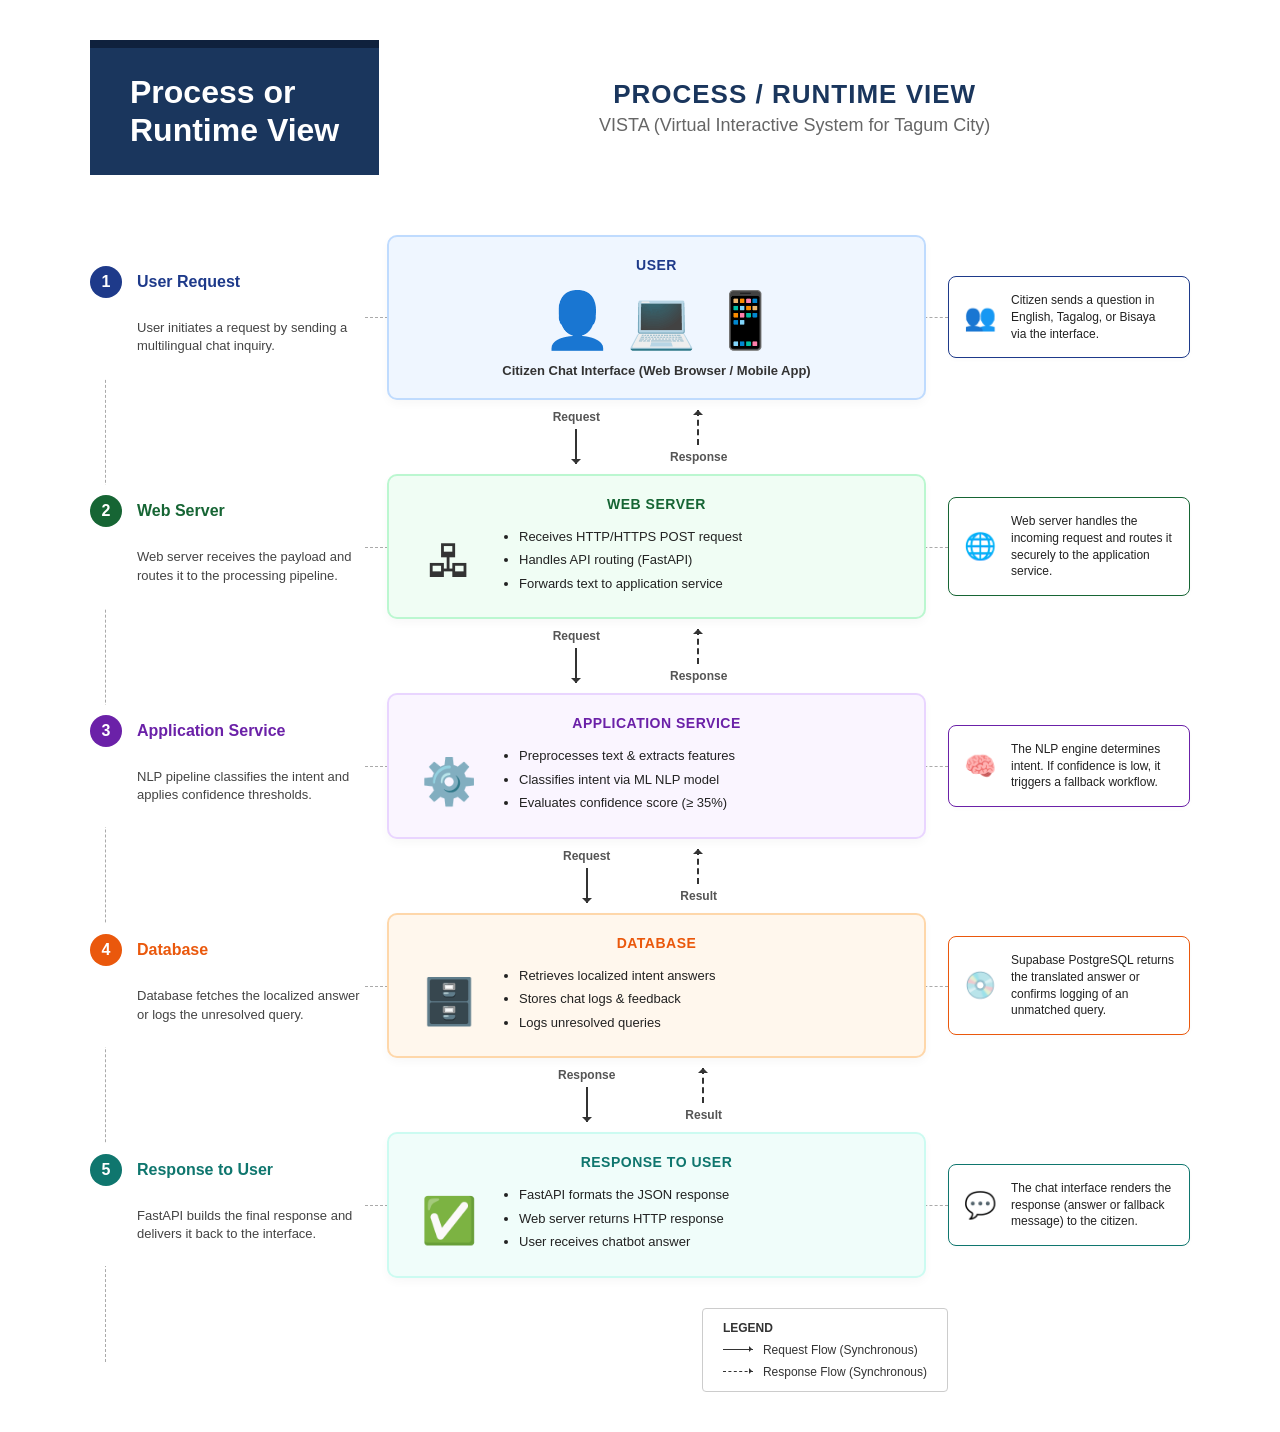
<file: VISTA_Conceptual_Framework.html>
<!DOCTYPE html>
<html lang="en">

<head>
    <meta charset="UTF-8">
    <meta name="viewport" content="width=device-width, initial-scale=1.0">
    <title>Process or Runtime View - VISTA</title>
    <style>
        body {
            font-family: 'Segoe UI', Tahoma, Geneva, Verdana, sans-serif;
            color: #333;
            background: #fff;
            padding: 40px;
            margin: 0;
        }

        .header-container {
            display: flex;
            align-items: center;
            margin-bottom: 60px;
            max-width: 1100px;
            margin-left: auto;
            margin-right: auto;
        }

        .header-left {
            background: #1a365d;
            color: white;
            padding: 25px 40px;
            border-top: 8px solid #0f213d;
        }

        .header-left h1 {
            margin: 0;
            font-size: 32px;
            line-height: 1.2;
            font-weight: 600;
        }

        .header-right {
            text-align: center;
            flex-grow: 1;
            padding-left: 20px;
        }

        .header-right h2 {
            color: #1a365d;
            margin: 0;
            font-size: 26px;
            font-weight: bold;
            letter-spacing: 1px;
        }

        .header-right p {
            color: #666;
            margin: 5px 0 0 0;
            font-size: 18px;
        }

        .diagram-container {
            display: flex;
            flex-direction: column;
            max-width: 1100px;
            margin: 0 auto;
            position: relative;
        }

        .row {
            display: flex;
            justify-content: space-between;
            align-items: center;
            position: relative;
        }

        /* Left Column */
        .col-left {
            width: 25%;
            display: flex;
            flex-direction: column;
            justify-content: center;
            z-index: 2;
            background: #fff;
            padding: 10px 0;
        }

        .step-header {
            display: flex;
            align-items: center;
            margin-bottom: 8px;
        }

        .step-num {
            width: 32px;
            height: 32px;
            border-radius: 50%;
            display: flex;
            align-items: center;
            justify-content: center;
            color: white;
            font-weight: bold;
            margin-right: 15px;
            flex-shrink: 0;
            font-size: 16px;
        }

        .step-title {
            font-weight: bold;
            font-size: 16px;
            margin: 0;
        }

        .step-desc {
            font-size: 13px;
            margin-left: 47px;
            color: #444;
            line-height: 1.4;
        }

        .step-num.c1 {
            background: #1e3a8a;
        }

        .step-title.c1 {
            color: #1e3a8a;
        }

        .step-num.c2 {
            background: #166534;
        }

        .step-title.c2 {
            color: #166534;
        }

        .step-num.c3 {
            background: #6b21a8;
        }

        .step-title.c3 {
            color: #6b21a8;
        }

        .step-num.c4 {
            background: #ea580c;
        }

        .step-title.c4 {
            color: #ea580c;
        }

        .step-num.c5 {
            background: #0f766e;
        }

        .step-title.c5 {
            color: #0f766e;
        }

        /* Center Column */
        .col-center {
            width: 45%;
            position: relative;
            display: flex;
            flex-direction: column;
            align-items: center;
            justify-content: center;
            z-index: 2;
        }

        .center-box {
            width: 100%;
            border-radius: 10px;
            padding: 20px;
            border: 2px solid;
            background: #fff;
            box-shadow: 0 4px 10px rgba(0, 0, 0, 0.03);
            display: flex;
            flex-direction: column;
        }

        .box-header {
            font-weight: bold;
            text-align: center;
            margin-bottom: 15px;
            text-transform: uppercase;
            font-size: 14px;
            letter-spacing: 0.5px;
        }

        .box-content {
            display: flex;
            align-items: center;
            justify-content: flex-start;
            padding-left: 10px;
            gap: 20px;
        }

        .box-icon {
            font-size: 45px;
            display: flex;
            justify-content: center;
            align-items: center;
            width: 60px;
        }

        .box-list {
            font-size: 13px;
            list-style-type: disc;
            padding-left: 20px;
            margin: 0;
            color: #222;
            line-height: 1.5;
        }

        .box-list li {
            margin-bottom: 4px;
        }

        .center-box.c1 {
            border-color: #bfdbfe;
            background: #eff6ff;
        }

        .box-header.c1 {
            color: #1e3a8a;
        }

        .center-box.c2 {
            border-color: #bbf7d0;
            background: #f0fdf4;
        }

        .box-header.c2 {
            color: #166534;
        }

        .center-box.c3 {
            border-color: #e9d5ff;
            background: #faf5ff;
        }

        .box-header.c3 {
            color: #6b21a8;
        }

        .center-box.c4 {
            border-color: #fed7aa;
            background: #fff7ed;
        }

        .box-header.c4 {
            color: #ea580c;
        }

        .center-box.c5 {
            border-color: #ccfbf1;
            background: #f0fdfa;
        }

        .box-header.c5 {
            color: #0f766e;
        }

        /* Right Column */
        .col-right {
            width: 22%;
            display: flex;
            align-items: center;
            z-index: 2;
            background: #fff;
        }

        .right-box {
            border-radius: 8px;
            padding: 15px;
            font-size: 12px;
            background: #fff;
            border: 1px solid;
            box-shadow: 0 2px 5px rgba(0, 0, 0, 0.02);
            line-height: 1.4;
            color: #222;
            width: 100%;
        }

        .right-content {
            display: flex;
            align-items: center;
            gap: 15px;
        }

        .right-icon {
            font-size: 26px;
        }

        .right-box.c1 {
            border-color: #1e3a8a;
        }

        .right-icon.c1 {
            color: #1e3a8a;
        }

        .right-box.c2 {
            border-color: #166534;
        }

        .right-icon.c2 {
            color: #166534;
        }

        .right-box.c3 {
            border-color: #6b21a8;
        }

        .right-icon.c3 {
            color: #6b21a8;
        }

        .right-box.c4 {
            border-color: #ea580c;
        }

        .right-icon.c4 {
            color: #ea580c;
        }

        .right-box.c5 {
            border-color: #0f766e;
        }

        .right-icon.c5 {
            color: #0f766e;
        }

        /* Arrows connecting center boxes */
        .arrow-container {
            width: 45%;
            margin: 0 auto;
            display: flex;
            justify-content: center;
            gap: 70px;
            padding: 10px 0;
            font-size: 12px;
            font-weight: bold;
            color: #555;
            position: relative;
        }

        .arrow-down {
            display: flex;
            flex-direction: column;
            align-items: center;
        }

        .line-down {
            width: 2px;
            height: 35px;
            background: #333;
            position: relative;
            margin-top: 5px;
        }

        .line-down::after {
            content: '';
            position: absolute;
            bottom: -5px;
            left: -4px;
            border-width: 5px;
            border-style: solid;
            border-color: #333 transparent transparent transparent;
        }

        .arrow-up {
            display: flex;
            flex-direction: column;
            align-items: center;
        }

        .line-up {
            width: 2px;
            height: 35px;
            border-left: 2px dashed #333;
            position: relative;
            margin-bottom: 5px;
        }

        .line-up::before {
            content: '';
            position: absolute;
            top: -5px;
            left: -6px;
            border-width: 5px;
            border-style: solid;
            border-color: transparent transparent #333 transparent;
        }

        /* Connector lines (left to center, right to center) */
        .dash-line-left {
            position: absolute;
            left: 20%;
            width: 12.5%;
            top: 50%;
            border-top: 1px dashed #aaa;
            z-index: 1;
        }

        .dash-line-right {
            position: absolute;
            right: 22%;
            width: 5.5%;
            top: 50%;
            border-top: 1px dashed #aaa;
            z-index: 1;
        }

        /* Vertical dotted line on the left */
        .vertical-dash-left {
            position: absolute;
            left: 15px;
            top: 30px;
            bottom: 30px;
            border-left: 1px dashed #aaa;
            z-index: 1;
        }
    </style>
</head>

<body>

    <div class="header-container">
        <div class="header-left">
            <h1>Process or<br>Runtime View</h1>
        </div>
        <div class="header-right">
            <h2>PROCESS / RUNTIME VIEW</h2>
            <p>VISTA (Virtual Interactive System for Tagum City)</p>
        </div>
    </div>

    <div class="diagram-container">
        <div class="vertical-dash-left"></div>

        <!-- Row 1 -->
        <div class="row">
            <div class="col-left">
                <div class="step-header">
                    <div class="step-num c1">1</div>
                    <h4 class="step-title c1">User Request</h4>
                </div>
                <p class="step-desc">User initiates a request by sending a multilingual chat inquiry.</p>
            </div>
            <div class="dash-line-left"></div>
            <div class="col-center">
                <div class="center-box c1">
                    <div class="box-header c1">USER</div>
                    <div class="box-content" style="justify-content: center; gap: 10px;">
                        <div class="box-icon" style="font-size: 55px; width:auto; margin-bottom:10px;">👤 💻 📱</div>
                    </div>
                    <div style="font-size:13px; font-weight:bold; text-align:center;">Citizen Chat Interface (Web
                        Browser / Mobile App)</div>
                </div>
            </div>
            <div class="dash-line-right"></div>
            <div class="col-right">
                <div class="right-box c1">
                    <div class="right-content">
                        <div class="right-icon c1">👥</div>
                        <div>Citizen sends a question in English, Tagalog, or Bisaya via the interface.</div>
                    </div>
                </div>
            </div>
        </div>

        <!-- Arrow between 1 & 2 -->
        <div class="arrow-container">
            <div class="arrow-down">
                <span>Request</span>
                <div class="line-down"></div>
            </div>
            <div class="arrow-up">
                <div class="line-up"></div>
                <span>Response</span>
            </div>
        </div>

        <!-- Row 2 -->
        <div class="row">
            <div class="col-left">
                <div class="step-header">
                    <div class="step-num c2">2</div>
                    <h4 class="step-title c2">Web Server</h4>
                </div>
                <p class="step-desc">Web server receives the payload and routes it to the processing pipeline.</p>
            </div>
            <div class="dash-line-left"></div>
            <div class="col-center">
                <div class="center-box c2">
                    <div class="box-header c2">WEB SERVER</div>
                    <div class="box-content">
                        <div class="box-icon">🖧</div>
                        <ul class="box-list">
                            <li>Receives HTTP/HTTPS POST request</li>
                            <li>Handles API routing (FastAPI)</li>
                            <li>Forwards text to application service</li>
                        </ul>
                    </div>
                </div>
            </div>
            <div class="dash-line-right"></div>
            <div class="col-right">
                <div class="right-box c2">
                    <div class="right-content">
                        <div class="right-icon c2">🌐</div>
                        <div>Web server handles the incoming request and routes it securely to the application service.
                        </div>
                    </div>
                </div>
            </div>
        </div>

        <!-- Arrow between 2 & 3 -->
        <div class="arrow-container">
            <div class="arrow-down">
                <span>Request</span>
                <div class="line-down"></div>
            </div>
            <div class="arrow-up">
                <div class="line-up"></div>
                <span>Response</span>
            </div>
        </div>

        <!-- Row 3 -->
        <div class="row">
            <div class="col-left">
                <div class="step-header">
                    <div class="step-num c3">3</div>
                    <h4 class="step-title c3">Application Service</h4>
                </div>
                <p class="step-desc">NLP pipeline classifies the intent and applies confidence thresholds.</p>
            </div>
            <div class="dash-line-left"></div>
            <div class="col-center">
                <div class="center-box c3">
                    <div class="box-header c3">APPLICATION SERVICE</div>
                    <div class="box-content">
                        <div class="box-icon">⚙️</div>
                        <ul class="box-list">
                            <li>Preprocesses text & extracts features</li>
                            <li>Classifies intent via ML NLP model</li>
                            <li>Evaluates confidence score (≥ 35%)</li>
                        </ul>
                    </div>
                </div>
            </div>
            <div class="dash-line-right"></div>
            <div class="col-right">
                <div class="right-box c3">
                    <div class="right-content">
                        <div class="right-icon c3">🧠</div>
                        <div>The NLP engine determines intent. If confidence is low, it triggers a fallback workflow.
                        </div>
                    </div>
                </div>
            </div>
        </div>

        <!-- Arrow between 3 & 4 -->
        <div class="arrow-container">
            <div class="arrow-down">
                <span>Request</span>
                <div class="line-down"></div>
            </div>
            <div class="arrow-up">
                <div class="line-up"></div>
                <span>Result</span>
            </div>
        </div>

        <!-- Row 4 -->
        <div class="row">
            <div class="col-left">
                <div class="step-header">
                    <div class="step-num c4">4</div>
                    <h4 class="step-title c4">Database</h4>
                </div>
                <p class="step-desc">Database fetches the localized answer or logs the unresolved query.</p>
            </div>
            <div class="dash-line-left"></div>
            <div class="col-center">
                <div class="center-box c4">
                    <div class="box-header c4">DATABASE</div>
                    <div class="box-content">
                        <div class="box-icon">🗄️</div>
                        <ul class="box-list">
                            <li>Retrieves localized intent answers</li>
                            <li>Stores chat logs & feedback</li>
                            <li>Logs unresolved queries</li>
                        </ul>
                    </div>
                </div>
            </div>
            <div class="dash-line-right"></div>
            <div class="col-right">
                <div class="right-box c4">
                    <div class="right-content">
                        <div class="right-icon c4">💿</div>
                        <div>Supabase PostgreSQL returns the translated answer or confirms logging of an unmatched
                            query.</div>
                    </div>
                </div>
            </div>
        </div>

        <!-- Arrow between 4 & 5 -->
        <div class="arrow-container">
            <div class="arrow-down">
                <span>Response</span>
                <div class="line-down"></div>
            </div>
            <div class="arrow-up">
                <div class="line-up"></div>
                <span>Result</span>
            </div>
        </div>

        <!-- Row 5 -->
        <div class="row">
            <div class="col-left">
                <div class="step-header">
                    <div class="step-num c5">5</div>
                    <h4 class="step-title c5">Response to User</h4>
                </div>
                <p class="step-desc">FastAPI builds the final response and delivers it back to the interface.</p>
            </div>
            <div class="dash-line-left"></div>
            <div class="col-center">
                <div class="center-box c5">
                    <div class="box-header c5">RESPONSE TO USER</div>
                    <div class="box-content">
                        <div class="box-icon">✅</div>
                        <ul class="box-list">
                            <li>FastAPI formats the JSON response</li>
                            <li>Web server returns HTTP response</li>
                            <li>User receives chatbot answer</li>
                        </ul>
                    </div>
                </div>
            </div>
            <div class="dash-line-right"></div>
            <div class="col-right">
                <div class="right-box c5">
                    <div class="right-content">
                        <div class="right-icon c5">💬</div>
                        <div>The chat interface renders the response (answer or fallback message) to the citizen.</div>
                    </div>
                </div>
            </div>
        </div>

        <!-- Legend -->
        <div style="display:flex; justify-content: flex-end; margin-top: 30px; margin-right: 22%;">
            <div
                style="border: 1px solid #ccc; padding: 12px 20px; font-size: 12px; background: #fff; border-radius: 4px;">
                <div style="font-weight: bold; margin-bottom: 8px;">LEGEND</div>
                <div style="display: flex; align-items: center; gap: 10px; margin-bottom: 8px;">
                    <span style="display: inline-block; width: 30px; border-top: 1.5px solid #333; position:relative;">
                        <span
                            style="position:absolute; right:-2px; top:-4px; border-width:3.5px; border-style:solid; border-color:transparent transparent transparent #333;"></span>
                    </span>
                    Request Flow (Synchronous)
                </div>
                <div style="display: flex; align-items: center; gap: 10px;">
                    <span style="display: inline-block; width: 30px; border-top: 1.5px dashed #333; position:relative;">
                        <span
                            style="position:absolute; right:-2px; top:-4px; border-width:3.5px; border-style:solid; border-color:transparent transparent transparent #333;"></span>
                    </span>
                    Response Flow (Synchronous)
                </div>
            </div>
        </div>

    </div>

</body>

</html>
</file>
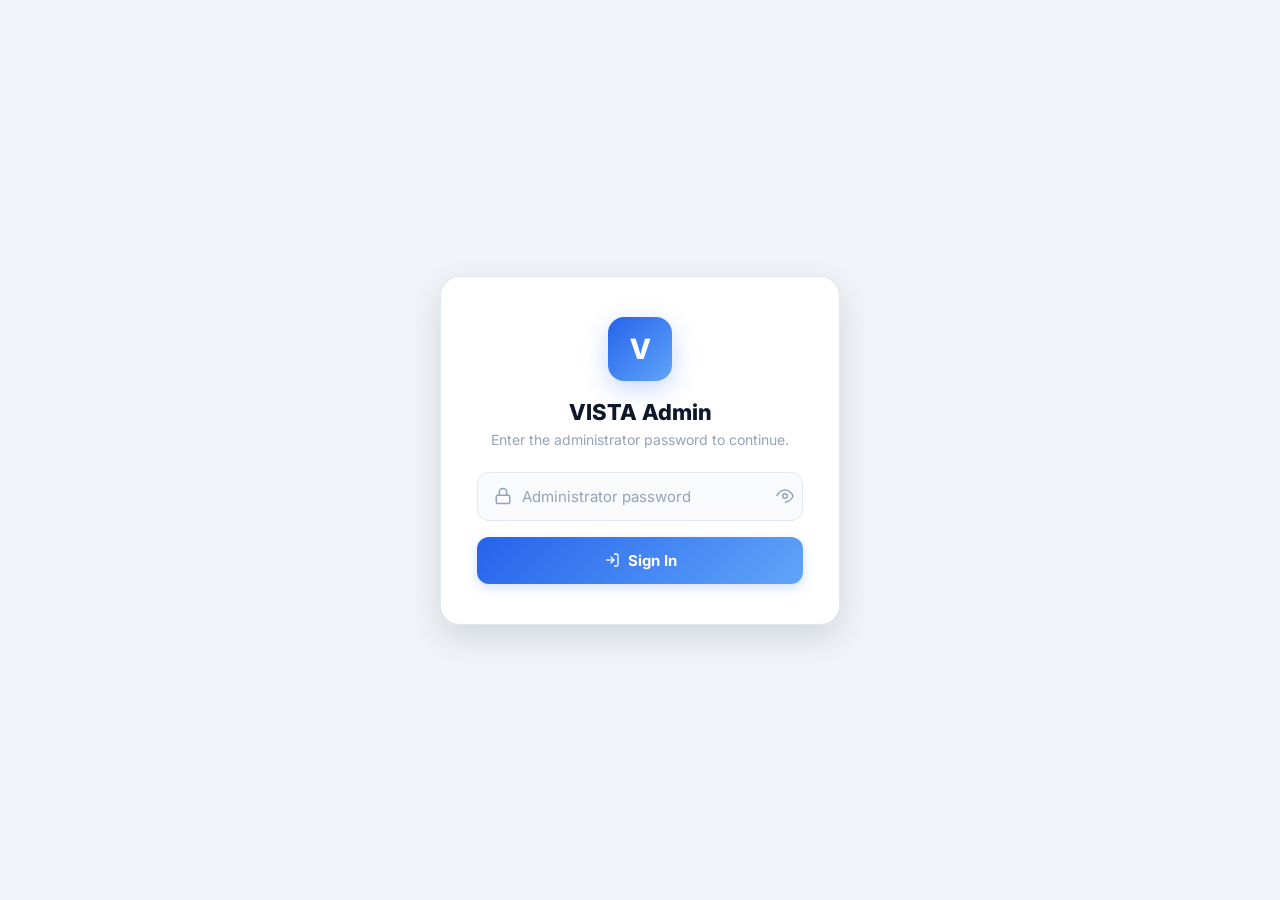
<file: frontend/admin.html>
<!DOCTYPE html>
<html lang="en">
<head>
  <meta charset="UTF-8">
  <meta name="viewport" content="width=device-width, initial-scale=1.0">
  <meta name="description" content="VISTA Admin Dashboard — Manage knowledge base, review unmatched queries, monitor feedback, and retrain the VISTA AI model.">
  <title>VISTA Admin Dashboard</title>
  <link rel="icon" href="data:image/svg+xml,<svg xmlns='http://www.w3.org/2000/svg' viewBox='0 0 100 100'><rect rx='20' width='100' height='100' fill='%232563eb'/><text x='50' y='72' font-size='60' font-weight='800' fill='white' text-anchor='middle' font-family='system-ui'>V</text></svg>" type="image/svg+xml">
  <link rel="preconnect" href="https://fonts.googleapis.com">
  <link rel="preconnect" href="https://fonts.gstatic.com" crossorigin>
  <link href="https://fonts.googleapis.com/css2?family=Inter:wght@400;500;600;700;800&display=swap" rel="stylesheet">
  <link rel="stylesheet" href="admin.css?v=2">
</head>
<body>
  <!-- Admin Login Gate -->
  <div class="admin-login-gate" id="adminLoginGate" style="position:fixed;top:0;left:0;right:0;bottom:0;z-index:99999;display:flex;align-items:center;justify-content:center;background:#f0f4f8;">
    <div class="admin-login-card">
      <div class="admin-login-logo">V</div>
      <h2>VISTA Admin</h2>
      <p>Enter the administrator password to continue.</p>
      <div class="admin-login-field">
        <svg width="18" height="18" fill="none" stroke="currentColor" stroke-width="2" viewBox="0 0 24 24"><rect x="3" y="11" width="18" height="11" rx="2" ry="2"/><path d="M7 11V7a5 5 0 0110 0v4"/></svg>
        <input type="password" id="adminPassword" placeholder="Administrator password" autocomplete="current-password">
        <button type="button" id="togglePasswordBtn" class="toggle-password-btn" aria-label="Toggle password visibility" title="Show/Hide Password" style="background:none;border:none;cursor:pointer;padding:4px;color:var(--text-muted);display:flex;align-items:center;">
          <svg id="eyeIcon" width="18" height="18" fill="none" stroke="currentColor" stroke-width="2" viewBox="0 0 24 24">
            <path d="M1 12s4-8 11-8 11 8 11 8-4 8-11 8-11-8z"/>
            <circle cx="12" cy="12" r="3"/>
          </svg>
        </button>
      </div>
      <div class="admin-login-error" id="adminLoginError" style="display:none;">Incorrect password. Please try again.</div>
      <button class="admin-login-submit" id="adminLoginSubmit">
        <svg width="16" height="16" fill="none" stroke="currentColor" stroke-width="2" viewBox="0 0 24 24"><path d="M15 3h4a2 2 0 012 2v14a2 2 0 01-2 2h-4"/><polyline points="10 17 15 12 10 7"/><line x1="15" y1="12" x2="3" y2="12"/></svg>
        Sign In
      </button>
    </div>
  </div>

  <!-- Mobile Topbar -->
  <div class="mobile-topbar" id="mobileTopbar">
    <button class="mobile-menu-btn" id="mobileMenuBtn" aria-label="Open menu">
      <span></span><span></span><span></span>
    </button>
    <div class="mobile-brand">
      <div class="brand-icon-sm">V</div>
      <span>VISTA Admin</span>
    </div>
    <button class="theme-toggle-btn" id="mobileThemeBtn" aria-label="Toggle theme">🌙</button>
  </div>

  <div class="sidebar-overlay" id="sidebarOverlay"></div>

  <div class="admin-layout">
    <!-- Sidebar -->
    <aside class="sidebar" id="sidebar">
      <div class="sidebar-header">
        <div class="brand-icon">V</div>
        <div class="brand-text">
          <h2>VISTA</h2>
          <span class="brand-sub">Admin Panel</span>
        </div>
      </div>
      <nav class="sidebar-nav">
        <a href="#" class="nav-item active" data-target="overview">
          <span class="nav-icon">
            <svg width="18" height="18" fill="none" stroke="currentColor" stroke-width="2" stroke-linecap="round" stroke-linejoin="round" viewBox="0 0 24 24"><rect x="3" y="3" width="7" height="7" rx="1"/><rect x="14" y="3" width="7" height="7" rx="1"/><rect x="3" y="14" width="7" height="7" rx="1"/><rect x="14" y="14" width="7" height="7" rx="1"/></svg>
          </span>
          <span class="nav-label">Overview</span>
        </a>
        <a href="#" class="nav-item" data-target="unmatched">
          <span class="nav-icon">
            <svg width="18" height="18" fill="none" stroke="currentColor" stroke-width="2" stroke-linecap="round" stroke-linejoin="round" viewBox="0 0 24 24"><circle cx="12" cy="12" r="10"/><path d="M9.09 9a3 3 0 015.83 1c0 2-3 3-3 3"/><line x1="12" y1="17" x2="12.01" y2="17"/></svg>
          </span>
          <span class="nav-label">Unmatched Queries</span>
        </a>
        <a href="#" class="nav-item" data-target="knowledge">
          <span class="nav-icon">
            <svg width="18" height="18" fill="none" stroke="currentColor" stroke-width="2" stroke-linecap="round" stroke-linejoin="round" viewBox="0 0 24 24"><path d="M4 19.5A2.5 2.5 0 0 1 6.5 17H20"></path><path d="M6.5 2H20v20H6.5A2.5 2.5 0 0 1 4 19.5v-15A2.5 2.5 0 0 1 6.5 2z"></path></svg>
          </span>
          <span class="nav-label">Knowledge Base</span>
        </a>
        <a href="#" class="nav-item" data-target="interactionlogs">
          <span class="nav-icon">
            <svg width="18" height="18" fill="none" stroke="currentColor" stroke-width="2" stroke-linecap="round" stroke-linejoin="round" viewBox="0 0 24 24"><path d="M14 2H6a2 2 0 00-2 2v16a2 2 0 002 2h12a2 2 0 002-2V8z"/><polyline points="14 2 14 8 20 8"/><line x1="16" y1="13" x2="8" y2="13"/><line x1="16" y1="17" x2="8" y2="17"/></svg>
          </span>
          <span class="nav-label">Interaction Logs</span>
        </a>
        <a href="#" class="nav-item" data-target="directory">
          <span class="nav-icon">
            <svg width="18" height="18" fill="none" stroke="currentColor" stroke-width="2" stroke-linecap="round" stroke-linejoin="round" viewBox="0 0 24 24"><rect x="4" y="4" width="16" height="16" rx="2" ry="2"/><rect x="9" y="9" width="6" height="6"/><line x1="9" y1="1" x2="9" y2="4"/><line x1="15" y1="1" x2="15" y2="4"/><line x1="9" y1="20" x2="9" y2="23"/><line x1="15" y1="20" x2="15" y2="23"/><line x1="20" y1="9" x2="23" y2="9"/><line x1="20" y1="14" x2="23" y2="14"/><line x1="1" y1="9" x2="4" y2="9"/><line x1="1" y1="14" x2="4" y2="14"/></svg>
          </span>
          <span class="nav-label">Manage Directory</span>
        </a>
      </nav>
      <div class="sidebar-footer">
        <button id="retrainBtn" class="retrain-btn" aria-haspopup="dialog" aria-controls="retrainDialog">
          <svg width="18" height="18" fill="none" stroke="currentColor" stroke-width="2" stroke-linecap="round" stroke-linejoin="round" viewBox="0 0 24 24"><polyline points="23 4 23 10 17 10"/><polyline points="1 20 1 14 7 14"/><path d="M3.51 9a9 9 0 0114.85-3.36L23 10M1 14l4.64 4.36A9 9 0 0020.49 15"/></svg>
          <span>Retrain Model</span>
        </button>
        <div class="sidebar-links">
          <a href="index.html" class="sidebar-link" target="_blank">
            <svg width="16" height="16" fill="none" stroke="currentColor" stroke-width="2" stroke-linecap="round" stroke-linejoin="round" viewBox="0 0 24 24"><path d="M18 13v6a2 2 0 01-2 2H5a2 2 0 01-2-2V8a2 2 0 012-2h6"/><polyline points="15 3 21 3 21 9"/><line x1="10" y1="14" x2="21" y2="3"/></svg>
            Open Chatbot
          </a>
          <button class="sidebar-link" id="logoutBtn" style="border:none; background:transparent; width:100%; text-align:left; cursor:pointer; color:var(--danger)">
            <svg width="16" height="16" fill="none" stroke="currentColor" stroke-width="2" viewBox="0 0 24 24"><path d="M9 21H5a2 2 0 01-2-2V5a2 2 0 012-2h4"/><polyline points="16 17 21 12 16 7"/><line x1="21" y1="12" x2="9" y2="12"/></svg>
            Sign Out
          </button>
        </div>
        <button class="theme-toggle-btn desktop-theme" id="desktopThemeBtn" aria-label="Toggle theme">
          <svg width="16" height="16" fill="none" stroke="currentColor" stroke-width="2" stroke-linecap="round" stroke-linejoin="round" viewBox="0 0 24 24"><path d="M21 12.79A9 9 0 1111.21 3 7 7 0 0021 12.79z"/></svg>
          <span id="themeLabel">Dark Mode</span>
        </button>
      </div>
    </aside>

    <!-- Main Content -->
    <main class="main-content">
      <header class="topbar">
        <div class="topbar-left">
          <h1 id="pageTitle">Overview</h1>
          <p class="topbar-subtitle" id="pageSubtitle">Monitor your VISTA system at a glance</p>
        </div>
        <div class="topbar-right">
          <div class="status-pill" id="serverStatus">
            <span class="status-dot online"></span>
            <span>System Online</span>
          </div>
          <div class="user-profile" style="cursor:pointer;" onclick="openProfileModal()">
            <span class="avatar">AD</span>
            <span class="user-name">Admin</span>
            <svg width="14" height="14" fill="none" stroke="currentColor" stroke-width="2" viewBox="0 0 24 24"><path d="M6 9l6 6 6-6"/></svg>
          </div>
        </div>
      </header>

      <div class="content-area">
        <!-- Overview Section -->
        <section id="overview" class="view-section active">
          <!-- Stats Grid -->
          <div class="stats-grid">
            <div class="stat-card stat-purple">
              <div class="stat-icon-wrap purple">
                <svg width="22" height="22" fill="none" stroke="currentColor" stroke-width="2" stroke-linecap="round" stroke-linejoin="round" viewBox="0 0 24 24"><path d="M21 15a2 2 0 01-2 2H7l-4 4V5a2 2 0 012-2h14a2 2 0 012 2z"/></svg>
              </div>
              <div class="stat-info">
                <h3>Total Queries</h3>
                <p class="stat-value" id="stat-total">0</p>
              </div>
            </div>
            <div class="stat-card stat-amber">
              <div class="stat-icon-wrap amber">
                <svg width="22" height="22" fill="none" stroke="currentColor" stroke-width="2" stroke-linecap="round" stroke-linejoin="round" viewBox="0 0 24 24"><circle cx="12" cy="12" r="10"/><path d="M9.09 9a3 3 0 015.83 1c0 2-3 3-3 3"/><line x1="12" y1="17" x2="12.01" y2="17"/></svg>
              </div>
              <div class="stat-info">
                <h3>Unresolved</h3>
                <p class="stat-value" id="stat-unresolved">0</p>
              </div>
            </div>
            <div class="stat-card stat-green">
              <div class="stat-icon-wrap green">
                <svg width="22" height="22" fill="none" stroke="currentColor" stroke-width="2" stroke-linecap="round" stroke-linejoin="round" viewBox="0 0 24 24"><path d="M14 9V5a3 3 0 00-3-3l-4 9v11h11.28a2 2 0 002-1.7l1.38-9a2 2 0 00-2-2.3H14z"/><path d="M7 22H4a2 2 0 01-2-2v-7a2 2 0 012-2h3"/></svg>
              </div>
              <div class="stat-info">
                <h3>Feedback Entries</h3>
                <p class="stat-value" id="stat-feedback">0</p>
              </div>
            </div>
          </div>

          <div class="overview-grid">
            <!-- Analytics Chart -->
            <div class="system-health-card chart-card">
              <div class="health-header">
                <h2>
                  <svg aria-hidden="true" width="20" height="20" fill="none" stroke="currentColor" stroke-width="2" stroke-linecap="round" viewBox="0 0 24 24"><path d="M3 3v18h18M7 6h13M7 11h9M7 16h5"/></svg>
                  Query analytics
                </h2>
              </div>
              <div class="topic-chart">
                <div class="analytics-summary">
                  <figure class="query-mix" id="queryMix" hidden>
                    <figcaption>Query mix by topic group</figcaption>
                    <div class="mix-body">
                      <div class="mix-ring" id="mixRing" aria-hidden="true">
                        <span><strong id="mixTotal"></strong>queries</span>
                      </div>
                      <ul class="mix-legend" id="mixLegend" aria-label="Query counts and shares by topic group"></ul>
                    </div>
                  </figure>
                  <div class="topic-insight">
                    <h3>Insights</h3>
                    <p id="analyticsInsight" role="status">Loading query topics…</p>
                  </div>
                </div>
                <h3 class="topic-ranking-title" id="rankingTitle" hidden>Top 10 query topics</h3>
                <ol class="topic-ranking" id="analyticsRanking" aria-label="Topics ranked by query count"></ol>
              </div>
            </div>

            <!-- Right Column -->
            <div class="overview-sidebar">
              <!-- System Health -->
              <div class="system-health-card health-card">
            <div class="health-header">
              <h2>
                <svg width="20" height="20" fill="none" stroke="currentColor" stroke-width="2" stroke-linecap="round" stroke-linejoin="round" viewBox="0 0 24 24"><path d="M22 12h-4l-3 9L9 3l-3 9H2"/></svg>
                System Health
              </h2>
            </div>
            <div class="health-grid">
              <div class="health-item">
                <div class="health-label">API Status</div>
                <div class="health-value">
                  <span class="health-badge online" id="healthApi">Operational</span>
                </div>
              </div>
              <div class="health-item">
                <div class="health-label">NLP Model</div>
                <div class="health-value">
                  <span class="health-badge online" id="healthModel">Loaded</span>
                </div>
              </div>
              <div class="health-item">
                <div class="health-label">AI Accuracy</div>
                <div class="health-value">
                  <span class="health-badge online" id="healthAccuracy">—</span>
                </div>
              </div>
              <div class="health-item">
                <div class="health-label">Active Knowledge</div>
                <div class="health-value" id="healthIntentCount">— Intents Loaded</div>
              </div>
              <div class="health-item">
                <div class="health-label">Languages</div>
                <div class="health-value">English · Tagalog · Bisaya</div>
              </div>
              <div class="health-item">
                <div class="health-label">Last Updated</div>
                <div class="health-value" id="healthLastTrained">—</div>
              </div>
              <div class="health-item">
                <div class="health-label">Version</div>
                <div class="health-value">v1.1.0</div>
              </div>
            </div>
          </div>

              <!-- Quick Actions -->
              <div class="quick-actions-row">
                <h2>Quick Actions</h2>
                <div class="quick-actions-grid">
                  <a href="index.html" target="_blank" class="quick-action-card">
                    <div class="qa-icon blue">
                      <svg width="20" height="20" fill="none" stroke="currentColor" stroke-width="2" stroke-linecap="round" stroke-linejoin="round" viewBox="0 0 24 24"><path d="M18 13v6a2 2 0 01-2 2H5a2 2 0 01-2-2V8a2 2 0 012-2h6"/><polyline points="15 3 21 3 21 9"/><line x1="10" y1="14" x2="21" y2="3"/></svg>
                    </div>
                    <span>Open Chatbot</span>
                  </a>
                  <button class="quick-action-card" id="exportDataBtn">
                    <div class="qa-icon green">
                      <svg width="20" height="20" fill="none" stroke="currentColor" stroke-width="2" stroke-linecap="round" stroke-linejoin="round" viewBox="0 0 24 24"><path d="M21 15v4a2 2 0 01-2 2H5a2 2 0 01-2-2v-4"/><polyline points="7 10 12 15 17 10"/><line x1="12" y1="15" x2="12" y2="3"/></svg>
                    </div>
                    <span>Export Data</span>
                  </button>
                  <button class="quick-action-card" id="retrainQuickBtn" aria-haspopup="dialog" aria-controls="retrainDialog" onclick="handleRetrain()">
                    <div class="qa-icon purple">
                      <svg width="20" height="20" fill="none" stroke="currentColor" stroke-width="2" stroke-linecap="round" stroke-linejoin="round" viewBox="0 0 24 24"><polyline points="23 4 23 10 17 10"/><polyline points="1 20 1 14 7 14"/><path d="M3.51 9a9 9 0 0114.85-3.36L23 10M1 14l4.64 4.36A9 9 0 0020.49 15"/></svg>
                    </div>
                    <span>Retrain Model</span>
                  </button>
                </div>
              </div>
            </div> <!-- End overview-sidebar -->
          </div> <!-- End overview-grid -->
        </section>

        <!-- Unmatched Queries Section -->
        <section id="unmatched" class="view-section">
          <div class="card">
            <div class="card-header">
              <div class="card-title-row">
                <div>
                  <h2>Unmatched Queries</h2>
                  <p>Review queries that VISTA couldn't answer confidently.</p>
                </div>
                <div class="table-search">
                  <svg width="16" height="16" fill="none" stroke="currentColor" stroke-width="2" viewBox="0 0 24 24"><circle cx="11" cy="11" r="8"/><line x1="21" y1="21" x2="16.65" y2="16.65"/></svg>
                  <input type="text" id="unmatchedSearch" placeholder="Search queries..." autocomplete="off">
                </div>
              </div>
            </div>
            <div class="table-container">
              <table class="data-table" id="unmatchedTable">
                <thead>
                  <tr>
                    <th>Date</th>
                    <th>Question</th>
                    <th>Confidence</th>
                    <th>Action</th>
                  </tr>
                </thead>
                <tbody id="unmatched-tbody">
                  <!-- Rows generated by JS -->
                </tbody>
              </table>
            </div>
          </div>
        </section>

        <!-- Knowledge Base Section -->
        <section id="knowledge" class="view-section">
          <div class="card">
            <div class="card-header">
              <div class="card-title-row">
                <div>
                  <h2>Knowledge Base</h2>
                  <p>Manage intents, questions, and answers.</p>
                </div>
                <div style="display:flex;gap:1rem;align-items:center;">
                  <div class="table-search">
                    <svg width="16" height="16" fill="none" stroke="currentColor" stroke-width="2" viewBox="0 0 24 24"><circle cx="11" cy="11" r="8"/><line x1="21" y1="21" x2="16.65" y2="16.65"/></svg>
                    <input type="text" id="knowledgeSearch" placeholder="Search intents..." autocomplete="off">
                  </div>
                  <button class="btn primary small" onclick="openAddModal()">+ Add Intent</button>
                </div>
              </div>
            </div>
            <div class="table-container">
              <table class="data-table" id="knowledgeTable">
                <thead>
                  <tr>
                    <th>Intent ID</th>
                    <th>Department</th>
                    <th>English Question</th>
                    <th>Action</th>
                  </tr>
                </thead>
                <tbody id="knowledge-tbody">
                  <!-- Rows generated by JS -->
                </tbody>
              </table>
            </div>
          </div>
        </section>

        <!-- Interaction Logs Section -->
        <section id="interactionlogs" class="view-section">
          <div class="card">
            <div class="card-header">
              <div class="card-title-row">
                <div>
                  <h2>Interaction Logs</h2>
                  <p>View all citizen-chatbot interactions and user feedback.</p>
                </div>
                <div style="display:flex;gap:1rem;align-items:center;">
                  <div class="history-tabs" style="margin-bottom:0; display:flex; gap:0.5rem; border-bottom: none; border-radius: 8px; background: var(--gray-100); padding: 4px;">
                    <button class="htab active" id="tab-btn-chatlogs" onclick="switchInteractionTab('chatlogs')" style="padding: 6px 12px; font-size: 13px; border-radius: 6px;">Chat Logs</button>
                    <button class="htab" id="tab-btn-feedback" onclick="switchInteractionTab('feedback')" style="padding: 6px 12px; font-size: 13px; border-radius: 6px;">Feedback Logs</button>
                  </div>
                  <button class="btn secondary" id="downloadChatLogsCsvBtn" type="button">Download CSV</button>
                  <div class="table-search">
                    <svg width="16" height="16" fill="none" stroke="currentColor" stroke-width="2" viewBox="0 0 24 24"><circle cx="11" cy="11" r="8"/><line x1="21" y1="21" x2="16.65" y2="16.65"/></svg>
                    <input type="text" id="interactionSearch" placeholder="Search logs..." autocomplete="off">
                  </div>
                </div>
              </div>
            </div>
            
            <div id="interactionTabChatlogs" style="display:flex; flex-direction:column; flex:1; min-height:0;">
              <div class="table-container">
                <table class="data-table" id="chatlogsTable">
                  <thead>
                    <tr>
                      <th>Date</th>
                      <th>Question</th>
                      <th>Intent</th>
                      <th>Confidence</th>
                      <th>Language</th>
                    </tr>
                  </thead>
                  <tbody id="chatlogs-tbody">
                  </tbody>
                </table>
              </div>
            </div>

            <div id="interactionTabFeedback" style="display:none; flex-direction:column; flex:1; min-height:0;">
              <div class="table-container">
                <table class="data-table" id="feedbackTable">
                  <thead>
                    <tr>
                      <th>Date</th>
                      <th>Question</th>
                      <th>Helpful</th>
                      <th>Comment</th>
                      <th>Intent</th>
                      <th>Action</th>
                    </tr>
                  </thead>
                  <tbody id="feedback-tbody">
                  </tbody>
                </table>
              </div>
            </div>
          </div>
        </section>

        <!-- Directory Management Section -->
        <section id="directory" class="view-section">
          <div class="card">
            <div class="card-header">
              <div class="card-title-row">
                <div>
                  <h2>Office Directory</h2>
                  <p>Manage the dynamic office list shown to citizens.</p>
                </div>
                <div style="display:flex;gap:1rem;align-items:center;">
                  <button class="btn primary" onclick="openAddOfficeModal()">
                    <svg width="16" height="16" fill="none" stroke="currentColor" stroke-width="2" viewBox="0 0 24 24"><line x1="12" y1="5" x2="12" y2="19"/><line x1="5" y1="12" x2="19" y2="12"/></svg>
                    Add Office
                  </button>
                </div>
              </div>
            </div>
            <div class="table-container">
              <table class="data-table" id="directoryTable">
                <thead>
                  <tr>
                    <th>Department</th>
                    <th>Location / Head</th>
                    <th>Contact</th>
                    <th>Operating Hours</th>
                    <th>Action</th>
                  </tr>
                </thead>
                <tbody id="directory-tbody">
                  <!-- JS dynamically populated -->
                </tbody>
              </table>
            </div>
          </div>
        </section>

      </div>
    </main>
  </div>

  <!-- Office Modal -->
  <div id="officeModal" class="modal-overlay">
    <div class="modal-content">
      <div class="modal-header">
        <h2 id="officeModalTitle">Edit Office</h2>
        <button class="close-btn" type="button" onclick="closeOfficeModal()">&times;</button>
      </div>
      <form id="officeForm">
        <input type="hidden" id="officeIndex" value="-1">
        <div class="form-row">
          <div class="form-group">
            <label for="officeName">Office / Department Name</label>
            <input type="text" id="officeName" required placeholder="e.g. BPLO">
          </div>
          <div class="form-group">
            <label for="officeId">Office ID</label>
            <input type="text" id="officeId" required placeholder="e.g. bplo">
          </div>
        </div>
        <div class="form-row">
          <div class="form-group">
            <label for="officeHead">Department Head</label>
            <input type="text" id="officeHead" placeholder="e.g. Juan Dela Cruz">
          </div>
          <div class="form-group">
            <label for="officeHeadTitle">Head's Title</label>
            <input type="text" id="officeHeadTitle" placeholder="e.g. BPLO Head">
          </div>
        </div>
        <div class="form-row">
          <div class="form-group">
            <label for="officeLocation">Building</label>
            <input type="text" id="officeLocation" required placeholder="e.g. City Hall">
          </div>
          <div class="form-group">
            <label for="officeFloor">Floor</label>
            <input type="text" id="officeFloor" placeholder="e.g. 1st Floor">
          </div>
        </div>
        <div class="form-row">
          <div class="form-group">
            <label for="officeRoom">Room</label>
            <input type="text" id="officeRoom" placeholder="e.g. Room 101">
          </div>
          <div class="form-group">
            <label for="officeHours">Operating Hours</label>
            <input type="text" id="officeHours" required placeholder="e.g. Mon-Fri, 8AM-5PM">
          </div>
        </div>
        <div class="form-row">
          <div class="form-group">
            <label for="officeEmail">Contact Email</label>
            <input type="email" id="officeEmail" placeholder="e.g. bplo@city.gov.ph">
          </div>
          <div class="form-group">
            <label for="officePhone">Contact Phone</label>
            <input type="text" id="officePhone" placeholder="e.g. (082) 222-1234">
          </div>
        </div>
        <div class="form-row">
          <div class="form-group">
            <label for="officeSocialMedia">Social Media</label>
            <input type="text" id="officeSocialMedia" placeholder="e.g. Facebook page URL">
          </div>
          <div class="form-group">
            <label for="officeCutOff">Cut-off Time</label>
            <input type="text" id="officeCutOff" placeholder="e.g. 4:30 PM">
          </div>
        </div>
        <div class="form-row">
          <div class="form-group">
            <label for="officeNoonBreak">Observes Noon Break</label>
            <select id="officeNoonBreak">
              <option value="false">No</option>
              <option value="true">Yes</option>
            </select>
          </div>
          <div class="form-group">
            <label for="officeStatus">Status</label>
            <select id="officeStatus">
              <option value="">Active (listed)</option>
              <option value="open">Open</option>
              <option value="closed">Closed</option>
            </select>
          </div>
        </div>
        <div class="modal-footer">
          <button type="button" class="btn secondary" onclick="closeOfficeModal()">Cancel</button>
          <button type="submit" class="btn primary">Save Office</button>
        </div>
      </form>
    </div>
  </div>

  <!-- Link Unmatched Query Modal -->
  <div id="resolveModal" class="modal-overlay">
    <div class="modal-content resolve-modal-content">
      <div class="modal-header">
        <div class="resolve-modal-title">
          <svg width="20" height="20" fill="none" stroke="currentColor" stroke-width="2" viewBox="0 0 24 24" aria-hidden="true"><path d="M10 13a5 5 0 007.54.54l3-3a5 5 0 00-7.07-7.07l-1.72 1.71"/><path d="M14 11a5 5 0 00-7.54-.54l-3 3a5 5 0 007.07 7.07l1.71-1.71"/></svg>
          <h2>Link Query to Existing Topic</h2>
        </div>
        <button class="close-btn" type="button" onclick="closeResolveModal()" aria-label="Close dialog">&times;</button>
      </div>
      <div class="resolve-modal-body">
        <p class="resolve-modal-intro">Connect this citizen query to an existing knowledge topic. Review the recommended topics or search all topics below.</p>

        <div class="form-group resolve-field">
          <label for="resolveQueryText">Citizen Query</label>
          <input type="text" id="resolveQueryText" readonly>
          <input type="hidden" id="resolveQueryID">
        </div>

        <section class="resolve-suggestions" aria-labelledby="resolveSuggestionsHeading">
          <div class="resolve-section-heading">
            <h3 id="resolveSuggestionsHeading">
              <svg width="14" height="14" viewBox="0 0 24 24" fill="none" stroke="currentColor" stroke-width="2.5" aria-hidden="true"><polygon points="12 2 15.09 8.26 22 9.27 17 14.14 18.18 21.02 12 17.77 5.82 21.02 7 14.14 2 9.27 8.91 8.26 12 2"/></svg>
              AI Recommended Topics
            </h3>
            <span id="suggestionsStatusText" class="resolve-status" aria-live="polite">Analyzing query...</span>
          </div>
          <div id="resolveAiSuggestions" class="ai-suggestions-container" aria-live="polite"></div>
        </section>

        <div class="form-group resolve-field">
          <label for="resolveTopicFilter">Or Search All Topics</label>
          <div class="resolve-topic-picker">
            <div class="resolve-search-wrap">
              <svg width="15" height="15" fill="none" stroke="currentColor" stroke-width="2" viewBox="0 0 24 24" aria-hidden="true"><circle cx="11" cy="11" r="8"/><path d="m21 21-4.3-4.3"/></svg>
              <input type="search" id="resolveTopicFilter" placeholder="Filter by topic, department, or keyword..." oninput="filterResolveDropdown()">
            </div>
            <select id="resolveExistingIntentSelect" size="5" class="resolve-topic-list" aria-label="Matching topics" onchange="updateTopicPreview()">
              <option value="">-- Choose a Topic --</option>
            </select>
          </div>
        </div>

        <div id="resolveTopicPreview" class="topic-preview-card" style="display:none;"></div>

        <div class="form-group resolve-field">
          <label for="resolveExistingIntentSelectLang">Query Language</label>
          <select id="resolveExistingIntentSelectLang" class="resolve-language-select">
            <option value="en">English</option>
            <option value="tl">Tagalog</option>
            <option value="bis">Bisaya (Cebuano)</option>
          </select>
        </div>

        <div class="resolve-create-row">
          <span>None of the existing topics match?</span>
          <button type="button" class="btn text resolve-create-btn" onclick="handleCreateNewFromResolve()">+ Create New Topic Instead</button>
        </div>

        <div class="modal-footer resolve-modal-footer">
          <button type="button" class="btn secondary" onclick="closeResolveModal()">Cancel</button>
          <button type="button" class="btn primary" id="confirmLinkBtn" onclick="handleLinkIntent()">
            <svg width="15" height="15" fill="none" stroke="currentColor" stroke-width="2" viewBox="0 0 24 24" aria-hidden="true"><path d="M10 13a5 5 0 007.54.54l3-3a5 5 0 00-7.07-7.07l-1.72 1.71"/><path d="M14 11a5 5 0 00-7.54-.54l-3 3a5 5 0 007.07 7.07l1.71-1.71"/></svg>
            Link &amp; Dismiss
          </button>
        </div>
      </div>
    </div>
  </div>

  <!-- Add Intent Modal -->
  <div id="addIntentModal" class="modal-overlay">
    <div class="modal-content">
      <div class="modal-header">
        <h2 id="intentModalTitle">Add to Knowledge Base</h2>
        <button class="close-btn" id="closeModalBtn">&times;</button>
      </div>
      <form id="addIntentForm">
        <input type="hidden" id="modalMode" value="add">
        <input type="hidden" id="editIntentId" value="">
        <div class="form-row">
          <div class="form-group">
            <label>Query (English)</label>
            <input type="text" id="add-en-question" required>
          </div>
          <div class="form-group">
            <label>Intent ID (e.g. tax_payment)</label>
            <input type="text" id="add-intent" required placeholder="e.g. birth_certificate" list="intent-list">
            <datalist id="intent-list"></datalist>
          </div>
        </div>
        <div class="form-row">
          <div class="form-group">
            <label>Department</label>
            <input type="text" id="add-department" required placeholder="e.g. Civil Registrar" list="department-list">
            <datalist id="department-list"></datalist>
          </div>
          <div class="form-group">
            <label>Tags (comma separated)</label>
            <input type="text" id="add-tags" required placeholder="e.g. certificate, civil" list="tags-list">
            <datalist id="tags-list"></datalist>
          </div>
        </div>
        
        <div style="margin-bottom: 24px; padding: 16px; background: linear-gradient(135deg, rgba(99,102,241,0.05) 0%, rgba(139,92,246,0.05) 100%); border: 1px solid rgba(139,92,246,0.2); border-radius: 12px; text-align: center;">
          <div style="font-size: 13px; color: var(--text-muted); margin-bottom: 12px; font-weight: 500;">Save time by automatically generating local language translations.</div>
          <button type="button" class="btn" id="autoTranslateAllBtn" style="width: 100%; justify-content: center; background: linear-gradient(135deg, #6366f1 0%, #8b5cf6 100%); color: white; border: none; padding: 12px 24px; border-radius: 8px; font-weight: 600; font-size: 14px; box-shadow: 0 4px 12px rgba(139,92,246,0.3);">
            <svg width="18" height="18" fill="none" stroke="currentColor" stroke-width="2" viewBox="0 0 24 24"><path d="M12 2l3 6 6 1-4.5 4.5 1 6-6-3-6 3 1-6L2 9l6-1 3-6z"/></svg>
            ✨ Auto-Translate to Tagalog & Bisaya
          </button>
        </div>
        
        <div class="form-section-title">
          <svg width="16" height="16" fill="none" stroke="currentColor" stroke-width="2" viewBox="0 0 24 24"><path d="M12 20h9"/><path d="M16.5 3.5a2.121 2.121 0 013 3L7 19l-4 1 1-4L16.5 3.5z"/></svg>
          Question Translations
        </div>
        <div class="form-row">
          <div class="form-group">
            <label>Tagalog Question</label>
            <input type="text" id="add-tl-question" required placeholder="Tagalog translation...">
          </div>
          <div class="form-group">
            <label>Bisaya Question</label>
            <input type="text" id="add-bis-question" required placeholder="Bisaya translation...">
          </div>
        </div>

        <div class="form-section-title">
          <svg width="16" height="16" fill="none" stroke="currentColor" stroke-width="2" viewBox="0 0 24 24"><path d="M21 15a2 2 0 01-2 2H7l-4 4V5a2 2 0 012-2h14a2 2 0 012 2z"/></svg>
          Answer Translations
        </div>
        <div class="form-group">
          <label>English Answer</label>
          <textarea id="add-en-answer" rows="2" required placeholder="English answer..."></textarea>
        </div>
        <div class="form-group">
          <label>Tagalog Answer</label>
          <textarea id="add-tl-answer" rows="2" required placeholder="Tagalog answer..."></textarea>
        </div>
        <div class="form-group">
          <label>Bisaya Answer</label>
          <textarea id="add-bis-answer" rows="2" required placeholder="Bisaya answer..."></textarea>
        </div>

        <div class="modal-footer">
          <button type="button" class="btn secondary" id="cancelBtn">Cancel</button>
          <button type="submit" class="btn primary">
            <svg width="16" height="16" fill="none" stroke="currentColor" stroke-width="2" viewBox="0 0 24 24"><polyline points="20 6 9 17 4 12"/></svg>
            Save Intent
          </button>
        </div>
      </form>
    </div>
  </div>

  <!-- Delete Confirmation Modal -->
  <div id="deleteModal" class="modal-overlay">
    <div class="modal-content" style="max-width:400px; text-align:center;">
      <h3 style="margin-bottom:1rem;color:var(--danger)">Delete Intent?</h3>
      <p style="margin-bottom:1.5rem;color:var(--text-muted)">Are you sure you want to delete this intent? This action cannot be undone.</p>
      <div class="modal-footer" style="justify-content:center;">
        <button class="btn secondary" onclick="closeDeleteModal()">Cancel</button>
        <button class="btn primary" style="background:var(--danger)" id="confirmDeleteBtn">Delete</button>
      </div>
    </div>
  </div>

  <!-- Profile Settings Modal -->
  <div id="profileModal" class="modal-overlay">
    <div class="modal-content" style="max-width:500px;">
      <div class="modal-header">
        <h2>Profile Settings</h2>
        <button class="close-btn" onclick="closeProfileModal()">&times;</button>
      </div>
      <div style="padding: 24px;">
        <div style="display:flex; align-items:center; gap:16px; margin-bottom:24px;">
          <div class="avatar" style="width:64px; height:64px; font-size:24px;">AD</div>
          <div>
            <h3 style="font-size:18px; font-weight:700;">System Administrator</h3>
            <p style="color:var(--text-muted); font-size:14px;">admin@vistapanabo.gov.ph</p>
          </div>
        </div>
        
        <div class="form-group" style="margin-bottom: 16px;">
          <label>Display Name</label>
          <input type="text" value="Admin" readonly>
        </div>
        <div class="form-group" style="margin-bottom: 24px;">
          <label>Role</label>
          <input type="text" value="Super Admin (Full Access)" readonly>
        </div>

        <div class="form-section-title" style="margin-bottom:16px;">Security</div>
        <button class="btn secondary" style="width:100%; justify-content:center;" onclick="openChangePasswordModal()">
          <svg width="16" height="16" fill="none" stroke="currentColor" stroke-width="2" viewBox="0 0 24 24"><rect x="3" y="11" width="18" height="11" rx="2" ry="2"/><path d="M7 11V7a5 5 0 0110 0v4"/></svg>
          Change Administrator Password
        </button>
      </div>
    </div>
  </div>

  <!-- Change Password Modal -->
  <div id="changePasswordModal" class="modal-overlay">
    <div class="modal-content" style="max-width:400px;">
      <div class="modal-header">
        <h2>Change Password</h2>
        <button class="close-btn" onclick="closeChangePasswordModal()">&times;</button>
      </div>
      <form id="changePasswordForm">
        <div style="padding: 24px;">
          <div class="form-group" style="margin-bottom: 16px;">
            <label>Current Password</label>
            <input type="password" id="cpOldPassword" required placeholder="Enter current password">
          </div>
          <div class="form-group" style="margin-bottom: 16px;">
            <label>New Password</label>
            <input type="password" id="cpNewPassword" required placeholder="Enter new password">
          </div>
          <div class="form-group" style="margin-bottom: 24px;">
            <label>Confirm New Password</label>
            <input type="password" id="cpConfirmPassword" required placeholder="Confirm new password">
          </div>
          <div class="modal-footer">
            <button type="button" class="btn secondary" onclick="closeChangePasswordModal()">Cancel</button>
            <button type="submit" class="btn primary" id="cpSubmitBtn">Update Password</button>
          </div>
        </div>
      </form>
    </div>
  </div>

  <dialog class="retrain-dialog" id="retrainDialog" aria-labelledby="retrainTitle" aria-describedby="retrainStage">
    <h2 id="retrainTitle">Model retraining</h2>
    <p id="retrainStage" role="status"></p>
    <progress id="retrainProgress" max="100" aria-label="Training stages completed"></progress>
    <p id="retrainTiming"></p>
    <form method="dialog"><button class="btn secondary" id="retrainClose">Close</button></form>
  </dialog>

  <!-- Toast -->
  <div id="toast" class="toast"></div>

  <script src="admin.js"></script>
</body>
</html>
</file>
<file: frontend/admin.css>
/* ============================================
   VISTA Admin Dashboard — Premium CSS
   ============================================ */

:root {
  --bg: #f0f4f8;
  --surface: #ffffff;
  --surface-2: #f8fafc;
  --text: #0f172a;
  --text-2: #475569;
  --text-muted: #94a3b8;
  --border: #e2e8f0;
  --primary: #2563eb;
  --primary-hover: #1d4ed8;
  --primary-light: #eff6ff;
  --purple: #7c3aed;
  --purple-light: #ede9fe;
  --amber: #f59e0b;
  --amber-light: #fef3c7;
  --green: #10b981;
  --green-light: #d1fae5;
  --danger: #ef4444;
  --danger-light: #fee2e2;
  --shadow-sm: 0 1px 3px rgba(0,0,0,0.06);
  --shadow-md: 0 4px 12px rgba(0,0,0,0.08);
  --shadow-lg: 0 12px 32px rgba(0,0,0,0.12);
  --radius: 12px;
  --radius-lg: 16px;
  --sidebar-w: 260px;
  --topbar-h: 72px;
  --mobile-bar: 60px;
  --font: 'Inter', system-ui, -apple-system, sans-serif;
}

body.dark-theme {
  --bg: #0c0e14;
  --surface: #13151d;
  --surface-2: #191c26;
  --text: #f1f5f9;
  --text-2: #94a3b8;
  --text-muted: #64748b;
  --border: #1e2231;
  --primary: #3b82f6;
  --primary-hover: #60a5fa;
  --primary-light: #172554;
  --purple-light: #2e1065;
  --amber-light: #451a03;
  --green-light: #052e16;
  --danger-light: #450a0a;
  --shadow-sm: 0 1px 3px rgba(0,0,0,0.3);
  --shadow-md: 0 4px 12px rgba(0,0,0,0.4);
  --shadow-lg: 0 12px 32px rgba(0,0,0,0.5);
}

*, *::before, *::after { box-sizing: border-box; margin: 0; padding: 0; }

body {
  font-family: var(--font);
  background: var(--bg);
  color: var(--text);
  height: 100vh;
  overflow: hidden;
  transition: background 0.3s, color 0.3s;
  -webkit-font-smoothing: antialiased;
}

/* ======================== LAYOUT */
.admin-layout { display: flex; height: 100vh; animation: fadeIn 0.4s ease; }
@keyframes fadeIn { from { opacity: 0; } to { opacity: 1; } }

/* ======================== MOBILE TOPBAR */
.mobile-topbar {
  display: none;
  position: fixed;
  top: 0; left: 0; right: 0;
  height: var(--mobile-bar);
  background: var(--surface);
  border-bottom: 1px solid var(--border);
  align-items: center;
  justify-content: space-between;
  padding: 0 16px;
  z-index: 100;
  box-shadow: var(--shadow-sm);
}

.mobile-menu-btn {
  width: 36px; height: 36px;
  background: transparent; border: none;
  display: flex; flex-direction: column;
  align-items: center; justify-content: center;
  gap: 5px; cursor: pointer; padding: 6px;
}

.mobile-menu-btn span {
  display: block; width: 20px; height: 2px;
  background: var(--text); border-radius: 2px;
  transition: all 0.3s;
}

.mobile-brand {
  display: flex; align-items: center; gap: 8px;
  font-weight: 700; font-size: 16px; color: var(--text);
}

.brand-icon-sm {
  width: 30px; height: 30px; border-radius: 8px;
  background: linear-gradient(135deg, var(--primary), #60a5fa);
  display: flex; align-items: center; justify-content: center;
  font-weight: 800; font-size: 14px; color: #fff;
}

.sidebar-overlay {
  display: none; position: fixed; inset: 0;
  background: rgba(0,0,0,0.4); z-index: 89;
  backdrop-filter: blur(2px);
}
.sidebar-overlay.show { display: block; }

/* ======================== SIDEBAR */
.sidebar {
  width: var(--sidebar-w); min-width: var(--sidebar-w);
  background: var(--surface);
  border-right: 1px solid var(--border);
  display: flex; flex-direction: column;
  transition: all 0.3s ease;
  z-index: 90; flex-shrink: 0;
}

.sidebar-header {
  padding: 24px 20px;
  display: flex; align-items: center; gap: 12px;
  border-bottom: 1px solid var(--border);
}

.brand-icon {
  background: linear-gradient(135deg, var(--primary), #60a5fa);
  color: white; width: 40px; height: 40px;
  border-radius: 12px;
  display: flex; align-items: center; justify-content: center;
  font-weight: 800; font-size: 18px;
  box-shadow: 0 4px 12px rgba(37,99,235,0.25);
  flex-shrink: 0;
}

.brand-text h2 { font-size: 18px; font-weight: 800; color: var(--text); line-height: 1; }
.brand-sub { font-size: 12px; color: var(--primary); font-weight: 600; }

.sidebar-nav {
  padding: 16px 12px; flex: 1;
  display: flex; flex-direction: column; gap: 4px;
}

.nav-item {
  display: flex; align-items: center; gap: 12px;
  padding: 12px 14px; color: var(--text-2);
  text-decoration: none; border-radius: 10px;
  font-weight: 500; font-size: 14px;
  transition: all 0.2s ease;
}

.nav-item:hover { background: var(--surface-2); color: var(--text); }

.nav-item.active {
  background: var(--primary-light); color: var(--primary);
  font-weight: 600;
}

.nav-icon {
  display: flex; align-items: center; justify-content: center;
  width: 22px; height: 22px; flex-shrink: 0;
}

.sidebar-footer {
  padding: 16px 12px; border-top: 1px solid var(--border);
  display: flex; flex-direction: column; gap: 10px;
}

.retrain-btn {
  display: flex; align-items: center; justify-content: center;
  gap: 8px; width: 100%; padding: 12px;
  border: none; border-radius: 10px;
  background: linear-gradient(135deg, var(--purple), #a78bfa);
  color: #fff; font-size: 14px; font-weight: 600;
  cursor: pointer; transition: all 0.2s;
  box-shadow: 0 4px 12px rgba(124,58,237,0.2);
}

.retrain-btn:hover { transform: translateY(-1px); box-shadow: 0 6px 16px rgba(124,58,237,0.3); }
.retrain-btn:disabled { opacity: 0.6; cursor: not-allowed; transform: none; }

.retrain-dialog {
  margin: auto;
  width: min(420px, calc(100% - 32px));
  padding: 24px;
  border: 1px solid var(--border);
  border-radius: var(--radius-lg);
  background: var(--surface);
  color: var(--text);
  box-shadow: var(--shadow-lg);
}
.retrain-dialog::backdrop { background: rgb(15 23 42 / 50%); }
.retrain-dialog h2 { margin-bottom: 12px; font-size: 20px; }
.retrain-dialog p { font-size: 14px; line-height: 1.5; overflow-wrap: anywhere; }
.retrain-dialog progress { display: block; width: 100%; height: 12px; margin: 14px 0 8px; accent-color: var(--purple); }
.retrain-dialog progress[hidden] { display: none; }
#retrainTiming { color: var(--text-2); }
.retrain-dialog form { display: flex; justify-content: flex-end; margin-top: 20px; }

.sidebar-links { display: flex; flex-direction: column; gap: 4px; }

.sidebar-link {
  display: flex; align-items: center; gap: 8px;
  padding: 10px 14px; border-radius: 10px;
  color: var(--text-2); text-decoration: none;
  font-size: 13px; font-weight: 500;
  transition: all 0.2s;
}

.sidebar-link:hover { background: var(--surface-2); color: var(--primary); }

.theme-toggle-btn {
  display: flex; align-items: center; gap: 8px;
  padding: 10px 14px; border-radius: 10px;
  background: var(--surface-2); border: 1px solid var(--border);
  color: var(--text-2); font-size: 13px; font-weight: 500;
  cursor: pointer; transition: all 0.2s; width: 100%;
}

.theme-toggle-btn:hover { border-color: var(--primary); color: var(--primary); }
.mobile-topbar .theme-toggle-btn { width: auto; padding: 8px; border: none; background: transparent; font-size: 18px; }

.desktop-theme span { margin-left: auto; }

/* ======================== MAIN CONTENT */
.main-content {
  flex: 1; min-width: 0;
  display: flex; flex-direction: column;
  background: var(--bg); overflow: hidden;
}

.topbar {
  height: var(--topbar-h);
  background: var(--surface);
  padding: 0 32px;
  border-bottom: 1px solid var(--border);
  display: flex; justify-content: space-between; align-items: center;
  flex-shrink: 0;
}

.topbar h1 { font-size: 20px; font-weight: 700; }
.topbar-subtitle { font-size: 13px; color: var(--text-muted); margin-top: 2px; }

.topbar-right { display: flex; align-items: center; gap: 16px; }

.status-pill {
  display: flex; align-items: center; gap: 6px;
  padding: 6px 14px; border-radius: 999px;
  background: var(--green-light); color: var(--green);
  font-size: 12px; font-weight: 600;
}

.status-dot {
  width: 8px; height: 8px; border-radius: 50%;
  animation: pulse 2s infinite;
}

.status-dot.online { background: var(--green); }
@keyframes pulse { 0%, 100% { opacity: 1; } 50% { opacity: 0.4; } }

.user-profile { display: flex; align-items: center; gap: 10px; font-weight: 500; font-size: 14px; }

.avatar {
  background: var(--primary-light); color: var(--primary);
  width: 36px; height: 36px; border-radius: 10px;
  display: flex; align-items: center; justify-content: center;
  font-weight: 700; font-size: 13px;
}

.content-area { padding: 24px; flex: 1; overflow-y: auto; display: flex; flex-direction: column; }

.content-area::-webkit-scrollbar { width: 5px; }
.content-area::-webkit-scrollbar-track { background: transparent; }
.content-area::-webkit-scrollbar-thumb { background: var(--border); border-radius: 99px; }

/* ======================== VIEW SECTIONS */
.view-section { display: none; animation: slideUp 0.35s ease; flex: 1; flex-direction: column; min-height: 0; }
.view-section.active { display: flex; }
@keyframes slideUp { from { opacity: 0; transform: translateY(12px); } to { opacity: 1; transform: translateY(0); } }

/* ======================== STATS */
.stats-grid {
  display: grid; grid-template-columns: repeat(auto-fit, minmax(240px, 1fr));
  gap: 20px; margin-bottom: 24px; flex-shrink: 0;
}

.stat-card {
  background: var(--surface); border: 1px solid var(--border);
  border-radius: var(--radius-lg); padding: 24px;
  display: flex; align-items: center; gap: 18px;
  box-shadow: var(--shadow-sm);
  transition: transform 0.2s, box-shadow 0.2s;
  position: relative; overflow: hidden;
}

.stat-card::before {
  content: ""; position: absolute; top: 0; left: 0; right: 0; height: 3px;
}

.stat-card.stat-purple::before { background: linear-gradient(90deg, #7c3aed, #a78bfa); }
.stat-card.stat-amber::before { background: linear-gradient(90deg, #f59e0b, #fbbf24); }
.stat-card.stat-green::before { background: linear-gradient(90deg, #10b981, #34d399); }

.stat-card:hover { transform: translateY(-3px); box-shadow: var(--shadow-md); }

.stat-icon-wrap {
  width: 52px; height: 52px; border-radius: 14px;
  display: flex; align-items: center; justify-content: center;
  flex-shrink: 0;
}

.stat-icon-wrap.purple { background: var(--purple-light); color: var(--purple); }
.stat-icon-wrap.amber { background: var(--amber-light); color: var(--amber); }
.stat-icon-wrap.green { background: var(--green-light); color: var(--green); }

.stat-info h3 { font-size: 12px; color: var(--text-muted); text-transform: uppercase; letter-spacing: 0.06em; font-weight: 600; margin-bottom: 4px; }
.stat-value { font-size: 32px; font-weight: 800; color: var(--text); line-height: 1; }

/* ======================== OVERVIEW LAYOUT */
#overview { flex: 0 0 auto; }

.overview-grid {
  display: flex;
  gap: 24px;
  align-items: flex-start;
}

.chart-card {
  flex: 1;
  margin-bottom: 0 !important;
  display: flex;
  flex-direction: column;
  min-width: 0;
  min-height: 0;
}

.topic-chart {
  --plot-blue: #3b82f6;
  --plot-purple: #8b5cf6;
  --plot-teal: #0d9488;
  --plot-rose: #e05278;
  --plot-amber: #d97706;
  --plot-slate: #64748b;
  padding: 16px 20px;
}
.analytics-summary { display: flex; flex-wrap: wrap; align-items: stretch; gap: 12px; }
.query-mix {
  flex: 2 1 320px;
  min-width: 0;
  padding: 16px;
  border: 1px solid var(--border);
  border-radius: var(--radius);
  background: var(--surface-2);
}
.query-mix figcaption, .topic-insight h3, .topic-ranking-title { font-size: 14px; font-weight: 700; }
.mix-body { display: flex; flex-wrap: wrap; align-items: center; gap: 16px; margin-top: 14px; }
.mix-ring {
  flex: none;
  width: 118px;
  height: 118px;
  display: grid;
  place-items: center;
  border-radius: 50%;
}
.mix-ring > span {
  width: 72%;
  height: 72%;
  border-radius: inherit;
  background: var(--surface-2);
  display: flex;
  flex-direction: column;
  justify-content: center;
  align-items: center;
  color: var(--text-2);
  font-size: 12px;
}
.mix-ring strong { color: var(--text); font-size: 18px; }
.mix-legend { list-style: none; flex: 1 1 150px; min-width: 0; display: grid; gap: 7px; }
.mix-legend li { display: grid; grid-template-columns: 16px 1fr auto; align-items: center; gap: 6px; font-size: 12px; }
.mix-legend svg { width: 16px; height: 16px; color: var(--tone); }
.mix-value { color: var(--text-2); font-variant-numeric: tabular-nums; }
.topic-ranking-title { margin: 20px 0 4px; }
.topic-insight {
  flex: 1 1 190px;
  padding: 14px;
  border-inline-start: 3px solid var(--primary);
  border-radius: var(--radius);
  background: var(--primary-light);
  color: var(--text);
  font-size: 13px;
  line-height: 1.55;
  overflow-wrap: anywhere;
}
.topic-insight h3 { margin-bottom: 8px; }
.topic-ranking { list-style: none; }
.topic-row {
  display: grid;
  grid-template-columns: 2ch 30px minmax(0, 1fr) auto;
  align-items: center;
  column-gap: 10px;
  row-gap: 4px;
  padding: 8px 0;
  border-bottom: 1px solid var(--border);
  font-size: 13px;
}
.topic-row:last-child { border: 0; }
.topic-chart [data-tone="blue"] { --tone: var(--plot-blue); }
.topic-chart [data-tone="purple"] { --tone: var(--plot-purple); }
.topic-chart [data-tone="teal"] { --tone: var(--plot-teal); }
.topic-chart [data-tone="rose"] { --tone: var(--plot-rose); }
.topic-chart [data-tone="amber"] { --tone: var(--plot-amber); }
.topic-chart [data-tone="slate"] { --tone: var(--plot-slate); }
.topic-rank, .topic-icon { grid-row: span 2; }
.topic-rank { color: var(--text-2); text-align: right; font-variant-numeric: tabular-nums; }
.topic-icon {
  display: grid;
  place-items: center;
  width: 30px;
  height: 30px;
  border-radius: 8px;
  color: var(--tone);
  background: color-mix(in srgb, var(--tone) 12%, var(--surface));
}
.topic-icon svg { width: 18px; height: 18px; }
.topic-name { overflow-wrap: anywhere; line-height: 1.4; }
.topic-value { font-weight: 700; font-variant-numeric: tabular-nums; }
.topic-value small { font-weight: 400; color: var(--text-2); }
.topic-track { grid-column: 3 / -1; height: 5px; background: var(--border); border-radius: 8px; }
.topic-track span { display: block; height: 100%; border-radius: inherit; background: var(--tone); }

.overview-sidebar {
  width: 340px;
  flex-shrink: 0;
  display: flex;
  flex-direction: column;
  gap: 24px;
  overflow-y: auto;
}

.health-card { margin-bottom: 0 !important; flex-shrink: 0; }

/* Responsive Overview */
@media (max-width: 1100px) {
  .overview-grid { flex-direction: column; align-items: stretch; }
  .overview-sidebar { width: 100%; }
}

/* ======================== SYSTEM HEALTH */
.system-health-card {
  background: var(--surface); border: 1px solid var(--border);
  border-radius: var(--radius-lg); padding: 0;
  box-shadow: var(--shadow-sm); margin-bottom: 24px; overflow: hidden;
}

.health-header {
  padding: 14px 20px; border-bottom: 1px solid var(--border);
}

.health-header h2 {
  display: flex; align-items: center; gap: 10px;
  font-size: 16px; font-weight: 700;
}

.health-grid {
  display: grid; grid-template-columns: repeat(auto-fit, minmax(140px, 1fr));
  gap: 0;
}

.health-item {
  padding: 12px 16px;
  border-right: 1px solid var(--border);
  border-bottom: 1px solid var(--border);
}

.health-item:last-child { border-right: none; }

.health-label { font-size: 12px; color: var(--text-muted); font-weight: 600; text-transform: uppercase; letter-spacing: 0.04em; margin-bottom: 6px; }
.health-value { font-size: 14px; font-weight: 600; color: var(--text); }

.health-badge {
  display: inline-flex; align-items: center; gap: 6px;
  padding: 4px 10px; border-radius: 999px;
  font-size: 12px; font-weight: 600;
}

.health-badge.online { background: var(--green-light); color: var(--green); }
.health-badge.offline { background: var(--danger-light); color: var(--danger); }

.health-badge::before {
  content: ""; width: 6px; height: 6px; border-radius: 50%;
  background: currentColor;
}

/* ======================== QUICK ACTIONS */
.quick-actions-row { flex-shrink: 0; margin-bottom: 24px; }
.quick-actions-row h2 { font-size: 16px; font-weight: 700; margin-bottom: 12px; }

.quick-actions-grid {
  display: grid; grid-template-columns: repeat(auto-fit, minmax(140px, 1fr));
  gap: 12px;
}

.quick-action-card {
  display: flex; flex-direction: column; align-items: center;
  gap: 8px; padding: 16px 12px;
  background: var(--surface); border: 1px solid var(--border);
  border-radius: var(--radius); text-decoration: none;
  color: var(--text); font-size: 13px; font-weight: 600;
  cursor: pointer; transition: all 0.2s;
  box-shadow: var(--shadow-sm);
}

.quick-action-card:hover { transform: translateY(-3px); box-shadow: var(--shadow-md); border-color: var(--primary); }

.qa-icon {
  width: 44px; height: 44px; border-radius: 12px;
  display: flex; align-items: center; justify-content: center;
}

.qa-icon.blue { background: var(--primary-light); color: var(--primary); }
.qa-icon.green { background: var(--green-light); color: var(--green); }
.qa-icon.purple { background: var(--purple-light); color: var(--purple); }

/* ======================== CARDS & TABLES */
.card {
  background: var(--surface); border: 1px solid var(--border);
  border-radius: var(--radius-lg);
  box-shadow: var(--shadow-sm); overflow: hidden;
  display: flex; flex-direction: column;
  flex: 1; min-height: 0;
}

.card-header { padding: 20px 24px; border-bottom: 1px solid var(--border); flex-shrink: 0; }

.card-title-row {
  display: flex; justify-content: space-between; align-items: flex-start;
  gap: 16px; flex-wrap: wrap;
}

.card-header h2 { font-size: 16px; font-weight: 700; margin-bottom: 2px; }
.card-header p { color: var(--text-muted); font-size: 13px; }

.table-search {
  display: flex; align-items: center; gap: 8px;
  background: var(--surface-2); border: 1px solid var(--border);
  border-radius: 10px; padding: 8px 14px;
  min-width: 220px; transition: border-color 0.2s;
}

.table-search:focus-within { border-color: var(--primary); }
.table-search svg { color: var(--text-muted); flex-shrink: 0; }

.table-search input {
  border: none; background: transparent; outline: none;
  color: var(--text); font-size: 13px; font-family: var(--font);
  width: 100%;
}

.table-search input::placeholder { color: var(--text-muted); }

.table-container { overflow-x: auto; overflow-y: auto; flex: 1; min-height: 0; }

.table-container::-webkit-scrollbar { width: 5px; }
.table-container::-webkit-scrollbar-track { background: transparent; }
.table-container::-webkit-scrollbar-thumb { background: var(--border); border-radius: 99px; }

.data-table { width: 100%; border-collapse: collapse; }

.data-table th, .data-table td {
  padding: 14px 24px; text-align: left;
  border-bottom: 1px solid var(--border); font-size: 14px;
}

.data-table th {
  background: var(--surface-2); font-weight: 600;
  color: var(--text-muted); font-size: 12px;
  text-transform: uppercase; letter-spacing: 0.04em;
  position: sticky; top: 0; z-index: 2;
}

.data-table tbody tr { transition: background 0.15s; }
.data-table tbody tr:hover { background: var(--surface-2); }
.data-table tbody tr:last-child td { border-bottom: none; }

#directoryTable { width: 100%; min-width: 1120px; table-layout: fixed; }
#directoryTable th,
#directoryTable td { vertical-align: top; overflow-wrap: anywhere; }
#directoryTable th:nth-child(1),
#directoryTable td:nth-child(1) { width: 22%; }
#directoryTable th:nth-child(2),
#directoryTable td:nth-child(2) { width: 24%; }
#directoryTable th:nth-child(3),
#directoryTable td:nth-child(3) { width: 22%; }
#directoryTable th:nth-child(4),
#directoryTable td:nth-child(4) { width: 16%; }
#directoryTable th:nth-child(5),
#directoryTable td:nth-child(5) { width: 16%; }
#directoryTable .directory-detail { font-size: 12px; color: var(--text-2); margin-top: 4px; }
#directoryTable .directory-actions {
  display: flex;
  align-items: center;
  flex-wrap: nowrap;
  gap: 8px;
  min-width: 144px;
}
#directoryTable .directory-actions .btn {
  flex: 0 0 68px;
  justify-content: center;
  padding: 8px 6px;
  white-space: nowrap;
}
#directoryTable .directory-actions .btn:last-child {
  color: var(--danger);
  border-color: var(--danger-light);
}
#directoryTable .directory-actions .btn:last-child:hover {
  background: var(--danger-light);
}
#officeForm select {
  width: 100%; padding: 10px 14px; border: 1.5px solid var(--border);
  border-radius: 8px; font-family: var(--font); font-size: 14px;
  color: var(--text); background: var(--surface);
}
#officeForm select:focus { outline: 2px solid var(--primary); outline-offset: 2px; }

.badge {
  display: inline-flex; align-items: center;
  padding: 4px 10px; border-radius: 999px;
  font-size: 12px; font-weight: 600;
}

.badge.success { background: var(--green-light); color: var(--green); }
.badge.danger { background: var(--danger-light); color: var(--danger); }
.badge.warning { background: var(--amber-light); color: var(--amber); }

.empty-table-state {
  text-align: center; padding: 48px 20px; color: var(--text-muted);
}

.empty-table-state .empty-icon { font-size: 36px; margin-bottom: 12px; }
.empty-table-state p { font-size: 14px; }

/* Table buttons */
.btn { padding: 8px 16px; border-radius: 8px; font-weight: 600; cursor: pointer; transition: all 0.2s; border: none; font-size: 13px; font-family: var(--font); display: inline-flex; align-items: center; gap: 6px; }
.btn.primary { background: var(--primary); color: white; }
.btn.primary:hover { background: var(--primary-hover); }
.btn.primary.small { padding: 6px 12px; font-size: 12px; }
.btn.secondary { background: var(--surface-2); color: var(--text); border: 1px solid var(--border); }
.btn.secondary:hover { background: var(--border); }

/* ======================== MODAL */
.modal-overlay {
  position: fixed; inset: 0;
  background: rgba(0,0,0,0.5); backdrop-filter: blur(4px);
  display: flex; align-items: center; justify-content: center;
  z-index: 200; opacity: 0; pointer-events: none;
  transition: opacity 0.3s;
}

.modal-overlay.active { opacity: 1; pointer-events: all; }

.modal-content {
  background: var(--surface); width: 100%; max-width: 640px;
  border-radius: var(--radius-lg); border: 1px solid var(--border);
  box-shadow: var(--shadow-lg); max-height: 90vh; overflow-y: auto;
  transform: translateY(20px) scale(0.96);
  transition: transform 0.3s cubic-bezier(.34,1.56,.64,1);
}

.modal-overlay.active .modal-content { transform: translateY(0) scale(1); }

.modal-header {
  padding: 20px 24px; border-bottom: 1px solid var(--border);
  display: flex; justify-content: space-between; align-items: center;
}

.modal-header h2 { font-size: 18px; font-weight: 700; }

.close-btn {
  width: 34px; height: 34px; border-radius: 8px;
  background: var(--surface-2); border: 1px solid var(--border);
  color: var(--text-muted); font-size: 18px;
  cursor: pointer; display: flex; align-items: center; justify-content: center;
  transition: all 0.2s;
}

.close-btn:hover { background: var(--danger-light); color: var(--danger); border-color: var(--danger); }

form { padding: 24px; display: flex; flex-direction: column; gap: 14px; }

.form-row { display: grid; grid-template-columns: 1fr 1fr; gap: 14px; }

.form-section-title {
  display: flex; align-items: center; gap: 8px;
  font-size: 14px; font-weight: 700; color: var(--text);
  padding: 8px 0 4px; border-bottom: 1px solid var(--border);
  margin-top: 4px;
}

.form-group { display: flex; flex-direction: column; gap: 6px; }

.form-group label { font-size: 13px; font-weight: 600; color: var(--text-2); }

.form-group input, .form-group textarea {
  padding: 10px 14px; border: 1.5px solid var(--border);
  border-radius: 8px; font-family: var(--font); font-size: 14px;
  color: var(--text); background: var(--surface);
  outline: none; transition: border-color 0.2s, box-shadow 0.2s;
  resize: vertical;
}

.form-group input:focus, .form-group textarea:focus {
  border-color: var(--primary);
  box-shadow: 0 0 0 3px rgba(37,99,235,0.1);
}

.form-group input::placeholder, .form-group textarea::placeholder { color: var(--text-muted); }
.form-group input[readonly] { background: var(--surface-2); color: var(--text-muted); cursor: not-allowed; }

.modal-footer { display: flex; justify-content: flex-end; gap: 10px; margin-top: 8px; padding-top: 16px; border-top: 1px solid var(--border); }

/* ======================== UNMATCHED QUERY LINKER */
.resolve-modal-content {
  width: min(650px, calc(100vw - 32px));
  max-height: 90vh;
  display: flex;
  flex-direction: column;
  overflow: hidden;
}

.resolve-modal-title { display: flex; align-items: center; gap: 9px; }
.resolve-modal-title > svg, .resolve-section-heading svg { color: var(--primary); flex: 0 0 auto; }
.resolve-modal-body { padding: 20px 24px 24px; overflow-y: auto; }
.resolve-modal-intro { margin: 0 0 18px; color: var(--text-muted); font-size: 13px; line-height: 1.5; }
.resolve-field { margin-bottom: 16px; }
.resolve-field label, .resolve-section-heading h3 {
  font-size: 11px;
  font-weight: 700;
  text-transform: uppercase;
  letter-spacing: 0.04em;
  color: var(--text-muted);
}
.resolve-field input[readonly] { background: var(--surface-2); color: var(--text); cursor: default; }
.resolve-section-heading { display: flex; align-items: center; justify-content: space-between; gap: 12px; margin-bottom: 8px; }
.resolve-section-heading h3 { display: flex; align-items: center; gap: 6px; color: var(--primary); }
.resolve-status { color: var(--text-muted); font-size: 11px; text-align: right; }
.resolve-suggestions { margin-bottom: 18px; }
.ai-suggestions-container { display: flex; flex-direction: column; gap: 7px; max-height: 190px; overflow-y: auto; padding: 1px 4px 2px 1px; }
.suggestion-card { padding: 10px 12px; border: 1px solid var(--border); border-radius: 8px; background: var(--surface-2); cursor: pointer; transition: border-color 0.15s, background 0.15s, box-shadow 0.15s; }
.suggestion-card:hover { border-color: var(--primary); background: var(--surface); }
.suggestion-card.selected { border-color: var(--primary); background: var(--primary-light); box-shadow: 0 0 0 1px var(--primary); }
.suggestion-header { display: flex; align-items: center; justify-content: space-between; gap: 10px; }
.suggestion-title { display: flex; align-items: center; gap: 6px; min-width: 0; color: var(--text); font-size: 13px; font-weight: 650; }
.suggestion-meta { display: flex; align-items: center; justify-content: flex-end; gap: 6px; flex-wrap: wrap; }
.suggestion-dept, .suggestion-score { padding: 2px 7px; border: 1px solid var(--border); border-radius: 999px; background: var(--surface); color: var(--text-muted); font-size: 10px; white-space: nowrap; }
.suggestion-score { font-weight: 700; }
.suggestion-score.high { color: var(--green); background: var(--green-light); border-color: transparent; }
.suggestion-score.medium { color: var(--amber); background: var(--amber-light); border-color: transparent; }
.suggestion-score.low { color: var(--text-muted); }
.suggestion-preview { display: -webkit-box; overflow: hidden; color: var(--text-muted); font-size: 11px; line-height: 1.45; -webkit-box-orient: vertical; -webkit-line-clamp: 2; }
.suggestion-empty { padding: 12px; border: 1px dashed var(--border); border-radius: 8px; color: var(--text-muted); font-size: 12px; line-height: 1.5; }
.suggestion-skeleton { height: 58px; border-radius: 8px; background: linear-gradient(90deg, var(--surface-2), var(--border), var(--surface-2)); background-size: 200% 100%; animation: resolve-skeleton 1.2s ease-in-out infinite; }
@keyframes resolve-skeleton { to { background-position: -200% 0; } }
.resolve-topic-picker { overflow: hidden; border: 1px solid var(--border); border-radius: 8px; background: var(--surface); }
.resolve-search-wrap { display: flex; align-items: center; gap: 8px; padding: 0 10px; color: var(--text-muted); }
.resolve-search-wrap input { width: 100%; min-width: 0; padding: 10px 0; border: 0; outline: 0; background: transparent; color: var(--text); font: inherit; font-size: 12px; }
.resolve-search-wrap input:focus { box-shadow: none; }
.resolve-topic-list { display: block; width: 100%; height: 124px; padding: 4px; border: 0; border-top: 1px solid var(--border); background: var(--surface); color: var(--text); font: inherit; font-size: 12px; }
.resolve-topic-list option { padding: 6px 8px; }
.resolve-topic-list option:checked { color: var(--primary); background: var(--primary-light); }
.topic-preview-card { margin: 0 0 16px; padding: 12px 14px; border: 1px solid var(--border); border-left: 3px solid var(--primary); border-radius: 8px; background: var(--surface-2); font-size: 12px; }
.resolve-language-select { width: 100%; padding: 9px 12px; border: 1px solid var(--border); border-radius: 8px; background: var(--surface); color: var(--text); font: inherit; font-size: 13px; }
.resolve-create-row { display: flex; align-items: center; justify-content: space-between; gap: 10px; margin: 2px 0 8px; padding: 10px 12px; border: 1px dashed var(--border); border-radius: 8px; background: var(--surface-2); color: var(--text-muted); font-size: 12px; }
.resolve-create-btn { padding: 4px 6px; color: var(--primary); font-size: 12px; white-space: nowrap; }
.resolve-modal-footer { margin-top: 12px; }

/* ======================== TOAST */
.toast {
  position: fixed; bottom: 24px; right: 24px;
  background: var(--text); color: var(--surface);
  padding: 14px 22px; border-radius: 12px;
  font-weight: 600; font-size: 14px;
  box-shadow: var(--shadow-lg);
  transform: translateY(100px); opacity: 0;
  transition: all 0.35s cubic-bezier(.34,1.56,.64,1);
  z-index: 1000;
}

.toast.show { transform: translateY(0); opacity: 1; }

/* ======================== RESPONSIVE */
@media (max-width: 900px) {
  .mobile-topbar { display: flex; }

  .sidebar {
    position: fixed; top: var(--mobile-bar); left: 0; bottom: 0;
    transform: translateX(-100%); z-index: 90;
    width: 280px !important; min-width: 280px !important;
    transition: transform 0.3s ease;
  }

  .sidebar.open { transform: translateX(0); }
  .admin-layout {
    flex-direction: column;
    height: 100vh;
    height: 100dvh;
  }
  .main-content {
    height: calc(100vh - var(--mobile-bar));
    height: calc(100dvh - var(--mobile-bar));
    min-height: 0;
    margin-top: var(--mobile-bar);
  }
  .topbar { display: none; }
  .content-area { min-height: 0; padding: 20px 16px; }
  .stats-grid { grid-template-columns: 1fr; }
  .health-grid { grid-template-columns: 1fr 1fr; }
  .quick-actions-grid { grid-template-columns: 1fr 1fr; }
  .form-row { grid-template-columns: 1fr; }
  .card-title-row { flex-direction: column; }
  .table-search { min-width: unset; width: 100%; }
  .overview-grid {
    flex: 0 0 auto;
    flex-direction: column;
    min-height: 0;
    gap: 16px;
  }
  .overview-sidebar { overflow: visible; gap: 16px; }
  .modal-overlay { padding: 8px; }
  .modal-content {
    width: 100%;
    max-height: calc(100vh - 16px);
    max-height: calc(100dvh - 16px);
  }
  .data-table th,
  .data-table td { padding: 12px 14px; }
  #knowledge .card-title-row > div:last-child,
  #interactionlogs .card-title-row > div:last-child {
    flex-wrap: wrap;
    width: 100%;
    gap: 8px !important;
  }
}

@media (max-width: 480px) {
  .mobile-topbar { padding: 0 10px; }
  .mobile-menu-btn { width: 40px; height: 40px; }
  .mobile-brand { gap: 6px; font-size: 14px; }
  .brand-icon-sm { width: 28px; height: 28px; }
  .content-area { padding: 14px 12px; }
  .stat-card { padding: 18px; gap: 14px; }
  .stat-value { font-size: 28px; }
  .health-grid { grid-template-columns: 1fr; }
  .quick-actions-grid { grid-template-columns: 1fr; }
  .resolve-modal-content { width: calc(100vw - 16px); max-height: calc(100vh - 16px); }
  .resolve-modal-body { padding: 16px; }
  .suggestion-header { align-items: flex-start; }
  .suggestion-meta { gap: 4px; }
  .resolve-create-row { align-items: flex-start; flex-direction: column; }
<<<<<<< Updated upstream
=======
  .resolve-section-heading { align-items: flex-start; flex-direction: column; gap: 4px; }
  .resolve-status { text-align: left; }
  .modal-footer { flex-wrap: wrap; }
  .modal-footer .btn { flex: 1 1 auto; justify-content: center; }
  .card-header { padding: 16px; }
  .topic-chart { padding: 12px; }
  .table-search { padding: 8px 10px; }
  .toast { right: 12px; bottom: 12px; left: 12px; text-align: center; }
>>>>>>> Stashed changes
}

/* ======================== ADMIN LOGIN GATE */
.admin-login-gate {
  position: fixed !important;
  top: 0 !important;
  left: 0 !important;
  right: 0 !important;
  bottom: 0 !important;
  z-index: 99999 !important;
  background: var(--bg);
  display: flex;
  align-items: center;
  justify-content: center;
  transition: opacity 0.3s, visibility 0.3s;
}

.admin-login-gate.hidden {
  opacity: 0;
  visibility: hidden;
  pointer-events: none;
}

.admin-login-card {
  background: var(--surface);
  border: 1px solid var(--border);
  border-radius: 20px;
  padding: 40px 36px;
  width: 100%;
  max-width: 400px;
  text-align: center;
  box-shadow: var(--shadow-lg);
  animation: slideUp 0.4s ease;
}

.admin-login-logo {
  width: 64px; height: 64px; border-radius: 16px;
  background: linear-gradient(135deg, var(--primary), #60a5fa);
  color: #fff; font-size: 28px; font-weight: 800;
  display: flex; align-items: center; justify-content: center;
  margin: 0 auto 18px;
  box-shadow: 0 8px 24px rgba(37,99,235,0.25);
}

.admin-login-card h2 {
  font-size: 22px; font-weight: 800;
  margin: 0 0 6px; color: var(--text);
}

.admin-login-card > p {
  font-size: 14px; color: var(--text-muted);
  margin: 0 0 24px;
}

.admin-login-field {
  display: flex; align-items: center; gap: 10px;
  background: var(--surface-2);
  border: 1.5px solid var(--border);
  border-radius: 12px; padding: 0 16px;
  transition: border-color 0.2s, box-shadow 0.2s;
}

.admin-login-field:focus-within {
  border-color: var(--primary);
  box-shadow: 0 0 0 3px rgba(37,99,235,0.1);
}

.admin-login-field svg { color: var(--text-muted); flex-shrink: 0; }

.admin-login-field input {
  flex: 1; border: none; background: transparent;
  padding: 14px 0; font-size: 15px; font-family: var(--font);
  color: var(--text); outline: none;
}

.admin-login-field input::placeholder { color: var(--text-muted); }

.admin-login-error {
  background: #fef2f2; color: #dc2626;
  border: 1px solid #fecaca; border-radius: 10px;
  padding: 10px 14px; font-size: 13px;
  font-weight: 600; margin-top: 12px;
  animation: shake 0.3s ease;
}

@keyframes shake {
  0%, 100% { transform: translateX(0); }
  25% { transform: translateX(-6px); }
  75% { transform: translateX(6px); }
}

body.dark-theme .admin-login-error {
  background: #450a0a; color: #fca5a5; border-color: #7f1d1d;
}

.admin-login-submit {
  width: 100%; margin-top: 16px; padding: 14px;
  border: none; border-radius: 12px;
  background: linear-gradient(135deg, var(--primary), #60a5fa);
  color: #fff; font-size: 15px; font-weight: 700;
  cursor: pointer; display: flex;
  align-items: center; justify-content: center; gap: 8px;
  transition: all 0.2s; font-family: var(--font);
  box-shadow: 0 4px 12px rgba(37,99,235,0.2);
}

.admin-login-submit:hover {
  transform: translateY(-1px);
  box-shadow: 0 6px 16px rgba(37,99,235,0.3);
}

@media (max-width: 480px) {
  .admin-login-card { margin: 0 16px; padding: 32px 24px; }
}
</file>
